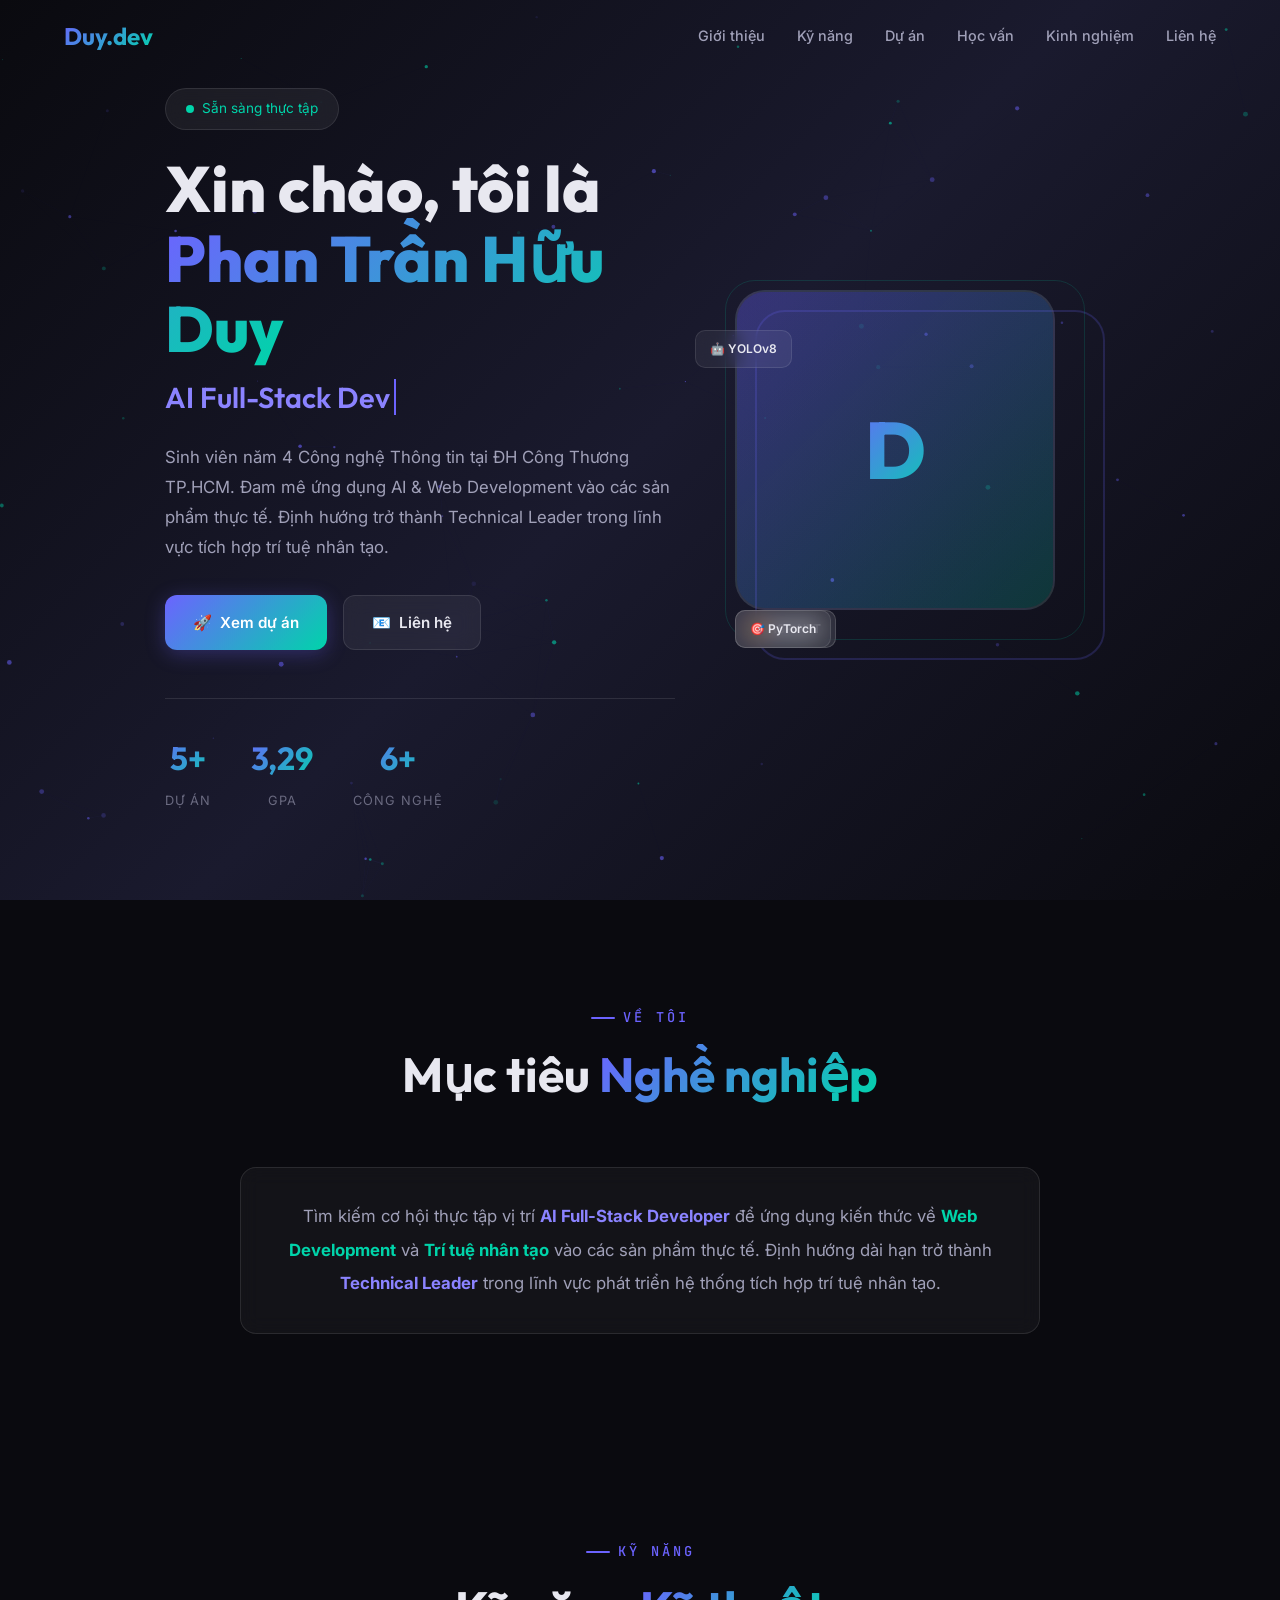
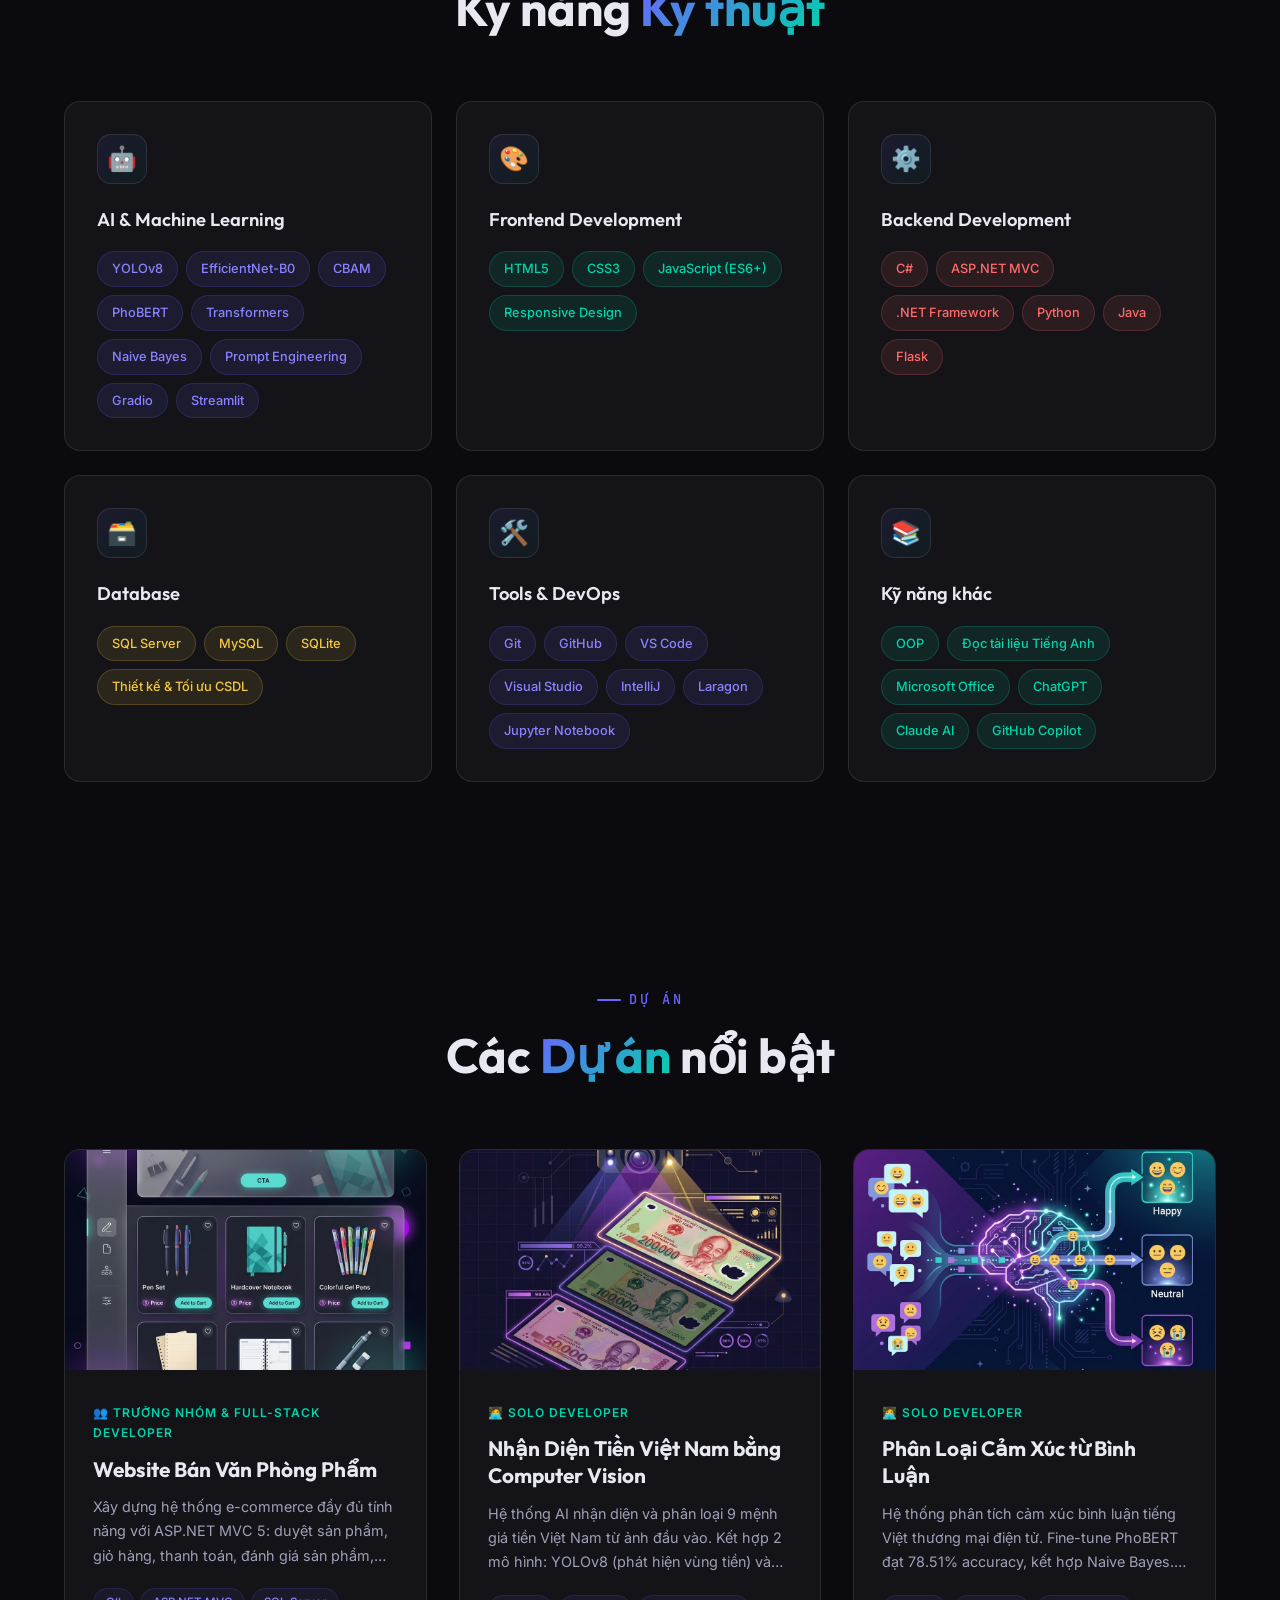
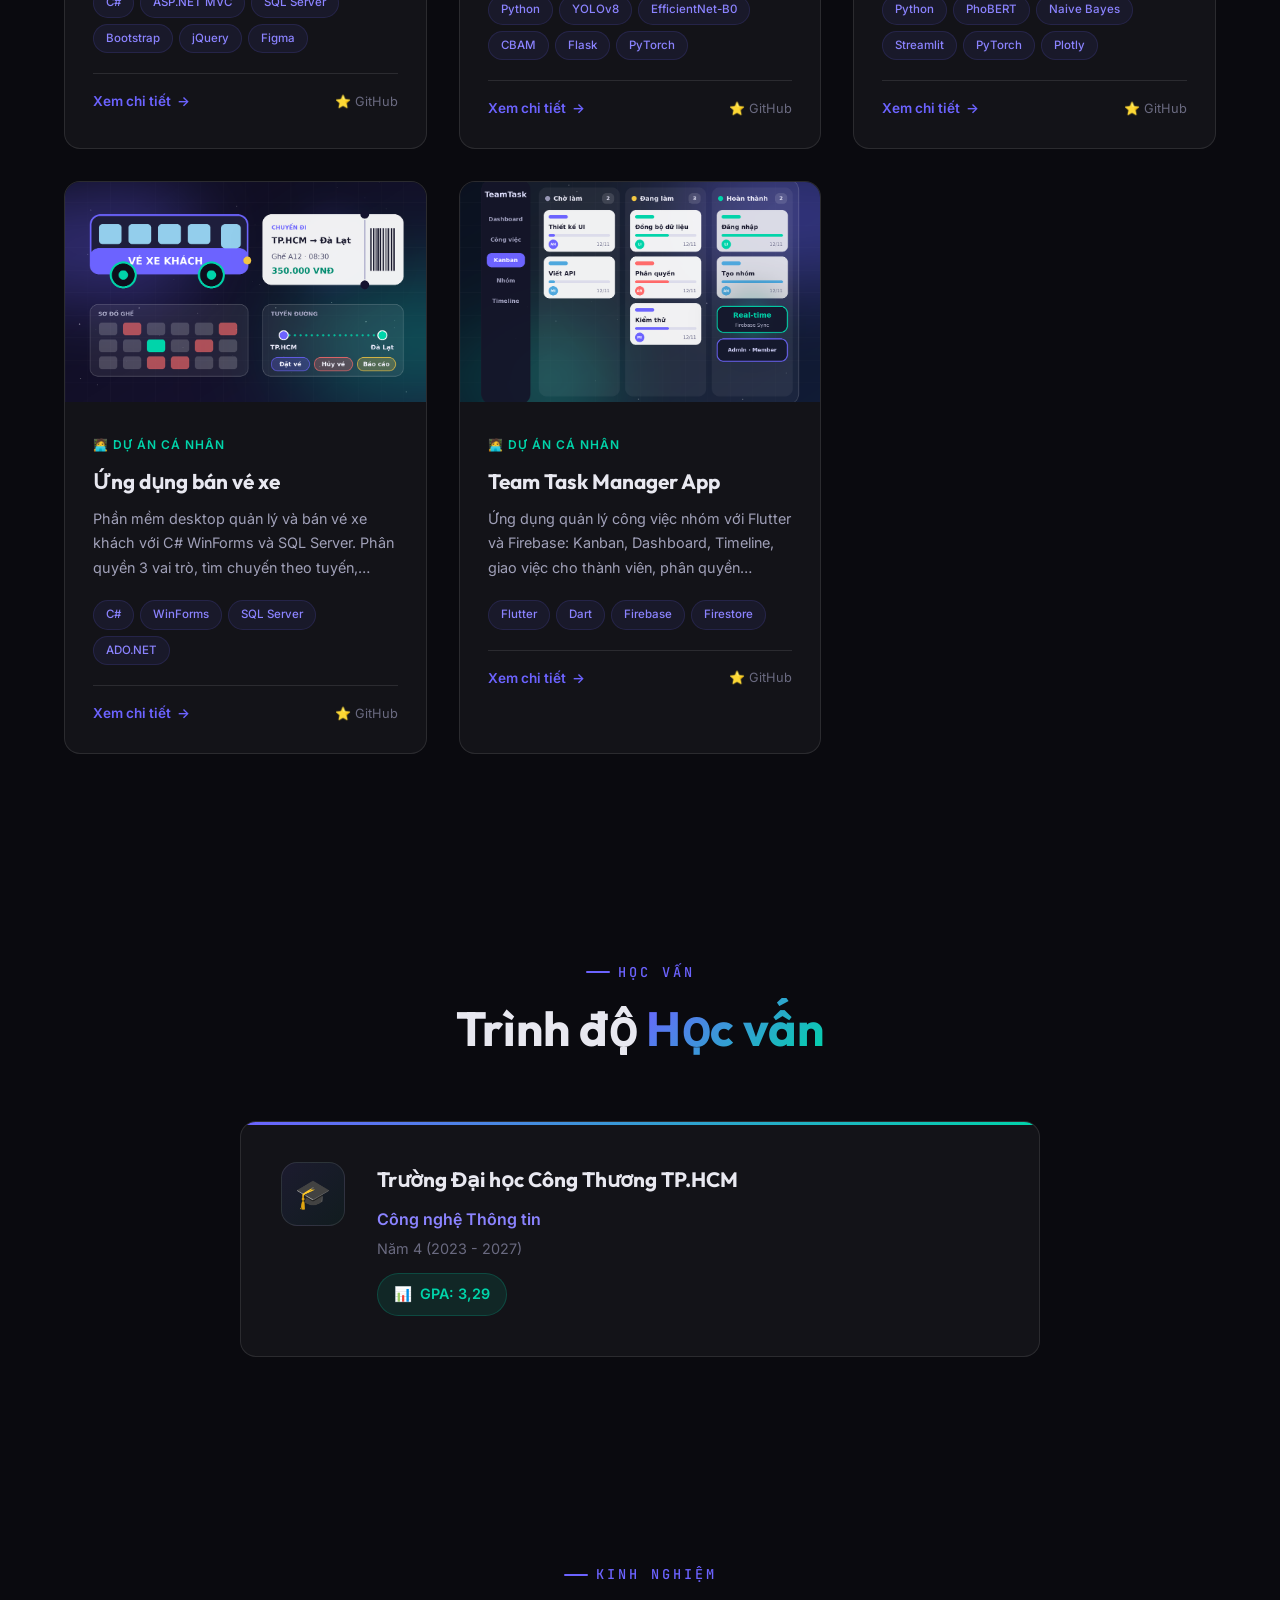
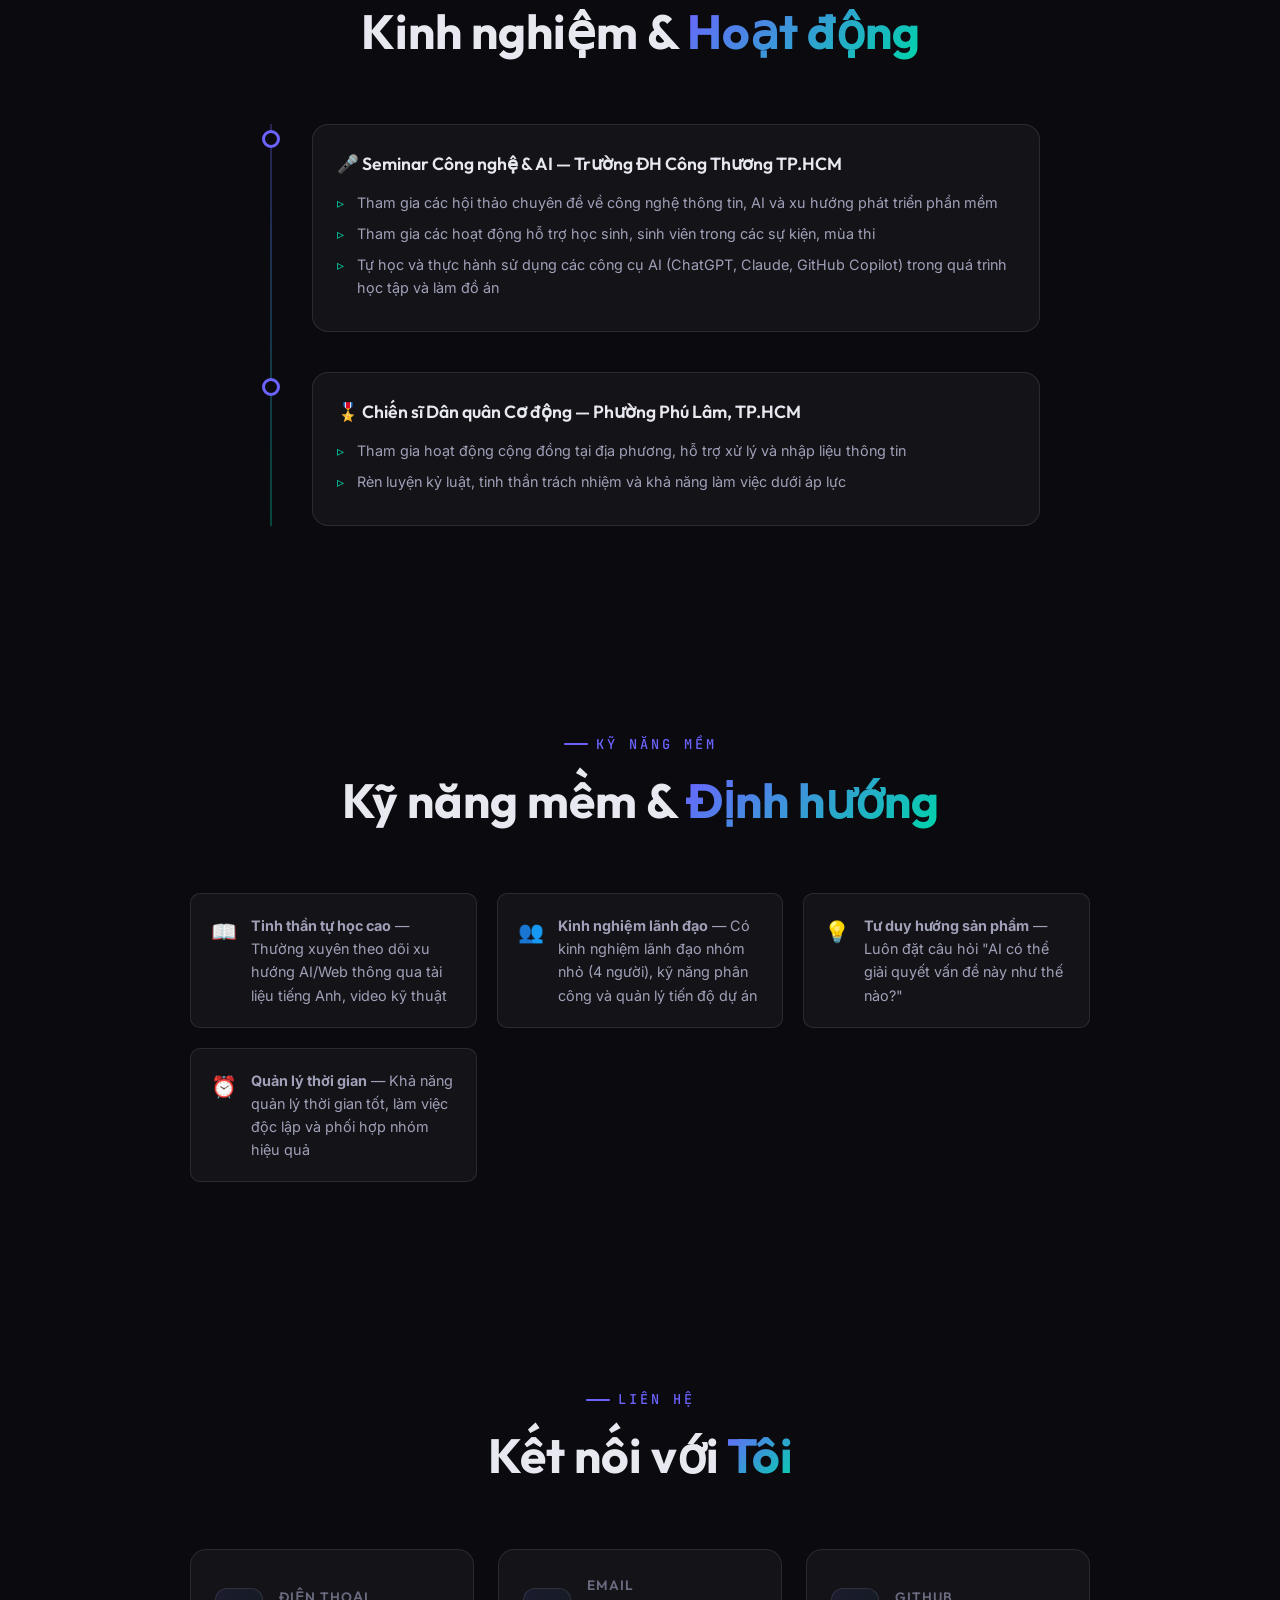
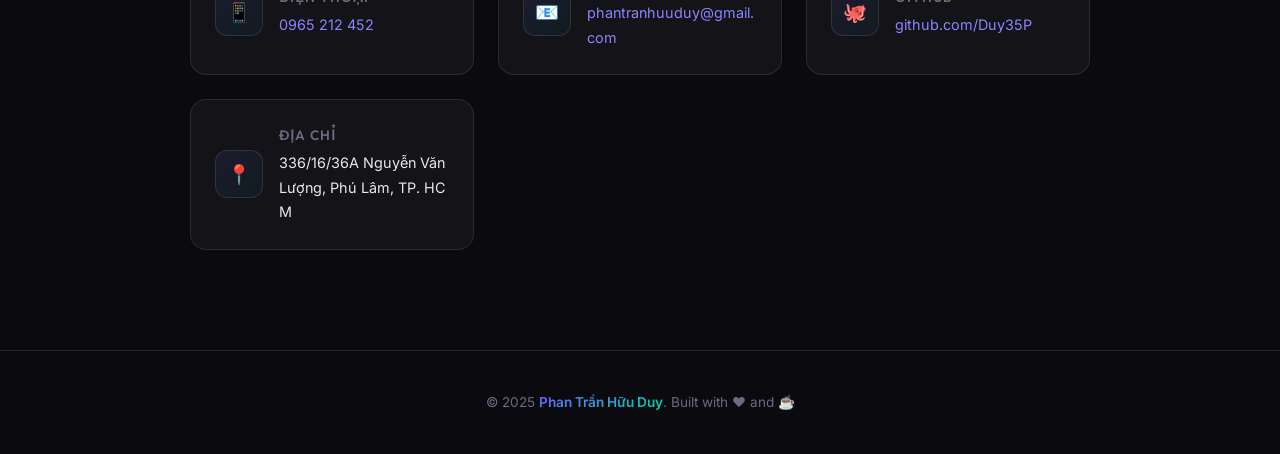
<file: index.html>
<!DOCTYPE html>
<html lang="vi">
<head>
  <meta charset="UTF-8">
  <meta name="viewport" content="width=device-width, initial-scale=1.0">
  <meta name="description" content="Portfolio của Phan Trần Hữu Duy — AI Full-Stack Developer Intern. Chuyên về Computer Vision, NLP và Web Development.">
  <title>Phan Trần Hữu Duy — AI Full-Stack Developer</title>
  <link rel="stylesheet" href="style.css">
  <link rel="icon" href="data:image/svg+xml,<svg xmlns='http://www.w3.org/2000/svg' viewBox='0 0 100 100'><text y='.9em' font-size='90'>🚀</text></svg>">
</head>
<body>

  <!-- ===== NAVIGATION ===== -->
  <nav class="navbar" id="navbar">
    <div class="container">
      <a href="#" class="nav-logo">Duy.dev</a>
      <div class="nav-links" id="navLinks">
        <a href="#about">Giới thiệu</a>
        <a href="#skills">Kỹ năng</a>
        <a href="#projects">Dự án</a>
        <a href="#education">Học vấn</a>
        <a href="#experience">Kinh nghiệm</a>
        <a href="#contact">Liên hệ</a>
      </div>
      <button class="nav-toggle" id="navToggle" aria-label="Toggle navigation">
        <span></span>
        <span></span>
        <span></span>
      </button>
    </div>
  </nav>

  <!-- ===== HERO SECTION ===== -->
  <section class="hero" id="hero">
    <canvas class="hero-canvas" id="hero-canvas"></canvas>
    <div class="container">
      <div class="hero-content">
        <div class="hero-badge">
          <span class="dot"></span>
          Sẵn sàng thực tập
        </div>
        <h1 class="hero-name">
          Xin chào, tôi là<br>
          <span class="gradient-text">Phan Trần Hữu Duy</span>
        </h1>
        <h2 class="hero-title">
          <span class="typed-text">AI Full-Stack Developer</span>
        </h2>
        <p class="hero-description">
          Sinh viên năm 4 Công nghệ Thông tin tại ĐH Công Thương TP.HCM.
          Đam mê ứng dụng AI & Web Development vào các sản phẩm thực tế. 
          Định hướng trở thành Technical Leader trong lĩnh vực tích hợp trí tuệ nhân tạo.
        </p>
        <div class="hero-cta">
          <a href="#projects" class="btn btn-primary">
            <span>🚀</span> Xem dự án
          </a>
          <a href="#contact" class="btn btn-secondary">
            <span>📧</span> Liên hệ
          </a>
        </div>
        <div class="hero-stats">
          <div class="stat-item">
            <div class="stat-number">5+</div>
            <div class="stat-label">Dự án</div>
          </div>
          <div class="stat-item">
            <div class="stat-number">3,29</div>
            <div class="stat-label">GPA</div>
          </div>
          <div class="stat-item">
            <div class="stat-number">6+</div>
            <div class="stat-label">Công nghệ</div>
          </div>
        </div>
      </div>
      <div class="hero-visual">
        <div class="hero-avatar">
          <div class="hero-avatar-placeholder">
            <span class="hero-avatar-initials">D</span>
          </div>
        </div>
        <div class="avatar-decoration"></div>
        <div class="avatar-decoration-2"></div>
        <div class="floating-badge">🤖 YOLOv8</div>
        <div class="floating-badge">🧠 PhoBERT</div>
        <div class="floating-badge">⚡ ASP.NET</div>
        <div class="floating-badge">🎯 PyTorch</div>
      </div>
    </div>
  </section>

  <!-- ===== ABOUT SECTION ===== -->
  <section class="section" id="about">
    <div class="container">
      <div class="section-header reveal">
        <div class="section-label">Về tôi</div>
        <h2 class="section-title">Mục tiêu <span class="highlight">Nghề nghiệp</span></h2>
      </div>
      <div class="glass-card reveal" style="max-width: 800px; margin: 0 auto; text-align: center;">
        <p style="font-size: 1.05rem; color: var(--text-secondary); line-height: 2;">
          Tìm kiếm cơ hội thực tập vị trí <strong style="color: var(--accent-primary-light);">AI Full-Stack Developer</strong> 
          để ứng dụng kiến thức về <strong style="color: var(--accent-secondary);">Web Development</strong> và 
          <strong style="color: var(--accent-secondary);">Trí tuệ nhân tạo</strong> vào các sản phẩm thực tế. 
          Định hướng dài hạn trở thành <strong style="color: var(--accent-primary-light);">Technical Leader</strong> 
          trong lĩnh vực phát triển hệ thống tích hợp trí tuệ nhân tạo.
        </p>
      </div>
    </div>
  </section>

  <!-- ===== SKILLS SECTION ===== -->
  <section class="section" id="skills">
    <div class="container">
      <div class="section-header reveal">
        <div class="section-label">Kỹ năng</div>
        <h2 class="section-title">Kỹ năng <span class="highlight">Kỹ thuật</span></h2>
      </div>
      <div class="skills-grid">
        <!-- AI & Machine Learning -->
        <div class="skill-card reveal reveal-delay-1">
          <div class="skill-card-icon">🤖</div>
          <h3>AI & Machine Learning</h3>
          <div class="skill-tags">
            <span class="skill-tag">YOLOv8</span>
            <span class="skill-tag">EfficientNet-B0</span>
            <span class="skill-tag">CBAM</span>
            <span class="skill-tag">PhoBERT</span>
            <span class="skill-tag">Transformers</span>
            <span class="skill-tag">Naive Bayes</span>
            <span class="skill-tag">Prompt Engineering</span>
            <span class="skill-tag">Gradio</span>
            <span class="skill-tag">Streamlit</span>
          </div>
        </div>

        <!-- Frontend -->
        <div class="skill-card reveal reveal-delay-2">
          <div class="skill-card-icon">🎨</div>
          <h3>Frontend Development</h3>
          <div class="skill-tags">
            <span class="skill-tag green">HTML5</span>
            <span class="skill-tag green">CSS3</span>
            <span class="skill-tag green">JavaScript (ES6+)</span>
            <span class="skill-tag green">Responsive Design</span>
          </div>
        </div>

        <!-- Backend -->
        <div class="skill-card reveal reveal-delay-3">
          <div class="skill-card-icon">⚙️</div>
          <h3>Backend Development</h3>
          <div class="skill-tags">
            <span class="skill-tag coral">C#</span>
            <span class="skill-tag coral">ASP.NET MVC</span>
            <span class="skill-tag coral">.NET Framework</span>
            <span class="skill-tag coral">Python</span>
            <span class="skill-tag coral">Java</span>
            <span class="skill-tag coral">Flask</span>
          </div>
        </div>

        <!-- Database -->
        <div class="skill-card reveal reveal-delay-4">
          <div class="skill-card-icon">🗃️</div>
          <h3>Database</h3>
          <div class="skill-tags">
            <span class="skill-tag gold">SQL Server</span>
            <span class="skill-tag gold">MySQL</span>
            <span class="skill-tag gold">SQLite</span>
            <span class="skill-tag gold">Thiết kế & Tối ưu CSDL</span>
          </div>
        </div>

        <!-- Tools & DevOps -->
        <div class="skill-card reveal reveal-delay-5">
          <div class="skill-card-icon">🛠️</div>
          <h3>Tools & DevOps</h3>
          <div class="skill-tags">
            <span class="skill-tag">Git</span>
            <span class="skill-tag">GitHub</span>
            <span class="skill-tag">VS Code</span>
            <span class="skill-tag">Visual Studio</span>
            <span class="skill-tag">IntelliJ</span>
            <span class="skill-tag">Laragon</span>
            <span class="skill-tag">Jupyter Notebook</span>
          </div>
        </div>

        <!-- Other Skills -->
        <div class="skill-card reveal reveal-delay-5">
          <div class="skill-card-icon">📚</div>
          <h3>Kỹ năng khác</h3>
          <div class="skill-tags">
            <span class="skill-tag green">OOP</span>
            <span class="skill-tag green">Đọc tài liệu Tiếng Anh</span>
            <span class="skill-tag green">Microsoft Office</span>
            <span class="skill-tag green">ChatGPT</span>
            <span class="skill-tag green">Claude AI</span>
            <span class="skill-tag green">GitHub Copilot</span>
          </div>
        </div>
      </div>
    </div>
  </section>

  <!-- ===== PROJECTS SECTION ===== -->
  <section class="section" id="projects">
    <div class="container">
      <div class="section-header reveal">
        <div class="section-label">Dự án</div>
        <h2 class="section-title">Các <span class="highlight">Dự án</span> nổi bật</h2>
      </div>
      <div class="projects-grid">
        
        <!-- Project 1: Website Bán Văn Phòng Phẩm -->
        <div class="project-card reveal reveal-delay-1" data-href="projects/van-phong-pham.html" id="project-vpp">
          <div class="project-card-image">
            <img src="assets/project_ecommerce.png" alt="Website Bán Văn Phòng Phẩm" loading="lazy">
            <div class="project-card-overlay">
              <a href="projects/van-phong-pham.html" class="btn btn-primary">Xem chi tiết →</a>
            </div>
          </div>
          <div class="project-card-body">
            <div class="project-card-role">👥 Trưởng nhóm & Full-Stack Developer</div>
            <h3>Website Bán Văn Phòng Phẩm</h3>
            <p>
              Xây dựng hệ thống e-commerce đầy đủ tính năng với ASP.NET MVC 5: duyệt sản phẩm, 
              giỏ hàng, thanh toán, đánh giá sản phẩm, quản trị admin với báo cáo doanh thu. 
              Làm việc nhóm 4 người, đảm nhận vai trò Team Lead.
            </p>
            <div class="project-card-tech">
              <span class="tech-badge">C#</span>
              <span class="tech-badge">ASP.NET MVC</span>
              <span class="tech-badge">SQL Server</span>
              <span class="tech-badge">Bootstrap</span>
              <span class="tech-badge">jQuery</span>
              <span class="tech-badge">Figma</span>
            </div>
            <div class="project-card-footer">
              <a href="projects/van-phong-pham.html" class="project-card-link">
                Xem chi tiết <span>→</span>
              </a>
              <a href="https://github.com/Duy35P/Giao-dien-web-ban-van-phong-pham" target="_blank" class="project-card-github">
                ⭐ GitHub
              </a>
            </div>
          </div>
        </div>

        <!-- Project 2: Nhận Diện Tiền Việt Nam -->
        <div class="project-card reveal reveal-delay-2" data-href="projects/nhan-dien-tien.html" id="project-tien">
          <div class="project-card-image">
            <img src="assets/project_currency.png" alt="Nhận Diện Tiền Việt Nam" loading="lazy">
            <div class="project-card-overlay">
              <a href="projects/nhan-dien-tien.html" class="btn btn-primary">Xem chi tiết →</a>
            </div>
          </div>
          <div class="project-card-body">
            <div class="project-card-role">🧑‍💻 Solo Developer</div>
            <h3>Nhận Diện Tiền Việt Nam bằng Computer Vision</h3>
            <p>
              Hệ thống AI nhận diện và phân loại 9 mệnh giá tiền Việt Nam từ ảnh đầu vào. 
              Kết hợp 2 mô hình: YOLOv8 (phát hiện vùng tiền) và EfficientNet-B0 + CBAM (phân loại mệnh giá) 
              với weighted fusion để đạt độ chính xác cao.
            </p>
            <div class="project-card-tech">
              <span class="tech-badge">Python</span>
              <span class="tech-badge">YOLOv8</span>
              <span class="tech-badge">EfficientNet-B0</span>
              <span class="tech-badge">CBAM</span>
              <span class="tech-badge">Flask</span>
              <span class="tech-badge">PyTorch</span>
            </div>
            <div class="project-card-footer">
              <a href="projects/nhan-dien-tien.html" class="project-card-link">
                Xem chi tiết <span>→</span>
              </a>
              <a href="https://github.com/Duy35P/NhanDienTienVN" target="_blank" class="project-card-github">
                ⭐ GitHub
              </a>
            </div>
          </div>
        </div>

        <!-- Project 3: Phân Loại Cảm Xúc -->
        <div class="project-card reveal reveal-delay-3" data-href="projects/cam-xuc.html" id="project-camxuc">
          <div class="project-card-image">
            <img src="assets/project_sentiment.png" alt="Phân Loại Cảm Xúc từ Bình Luận" loading="lazy">
            <div class="project-card-overlay">
              <a href="projects/cam-xuc.html" class="btn btn-primary">Xem chi tiết →</a>
            </div>
          </div>
          <div class="project-card-body">
            <div class="project-card-role">🧑‍💻 Solo Developer</div>
            <h3>Phân Loại Cảm Xúc từ Bình Luận</h3>
            <p>
              Hệ thống phân tích cảm xúc bình luận tiếng Việt thương mại điện tử. 
              Fine-tune PhoBERT đạt 78.51% accuracy, kết hợp Naive Bayes. 
              Hỗ trợ phân tích đơn lẻ, batch upload CSV/Excel, crawl Shopee, dashboard trực quan.
            </p>
            <div class="project-card-tech">
              <span class="tech-badge">Python</span>
              <span class="tech-badge">PhoBERT</span>
              <span class="tech-badge">Naive Bayes</span>
              <span class="tech-badge">Streamlit</span>
              <span class="tech-badge">PyTorch</span>
              <span class="tech-badge">Plotly</span>
            </div>
            <div class="project-card-footer">
              <a href="projects/cam-xuc.html" class="project-card-link">
                Xem chi tiết <span>→</span>
              </a>
              <a href="https://github.com/Duy35P/Phan-loai-cam-xuc-tu-binh-luan" target="_blank" class="project-card-github">
                ⭐ GitHub
              </a>
            </div>
          </div>
        </div>

        <!-- Project 4: Ứng dụng bán vé xe -->
        <div class="project-card reveal reveal-delay-4" data-href="projects/ban-ve-xe.html" id="project-banvexe">
          <div class="project-card-image">
            <img src="assets/project_busticket.png" alt="Ứng dụng bán vé xe" loading="lazy">
            <div class="project-card-overlay">
              <a href="projects/ban-ve-xe.html" class="btn btn-primary">Xem chi tiết →</a>
            </div>
          </div>
          <div class="project-card-body">
            <div class="project-card-role">🧑‍💻 Dự án cá nhân</div>
            <h3>Ứng dụng bán vé xe</h3>
            <p>
              Phần mềm desktop quản lý và bán vé xe khách với C# WinForms và SQL Server.
              Phân quyền 3 vai trò, tìm chuyến theo tuyến, đặt/hủy vé, quản lý xe, chuyến đi,
              khách hàng, nhân viên và báo cáo thống kê.
            </p>
            <div class="project-card-tech">
              <span class="tech-badge">C#</span>
              <span class="tech-badge">WinForms</span>
              <span class="tech-badge">SQL Server</span>
              <span class="tech-badge">ADO.NET</span>
            </div>
            <div class="project-card-footer">
              <a href="projects/ban-ve-xe.html" class="project-card-link">
                Xem chi tiết <span>→</span>
              </a>
              <a href="https://github.com/Duy35P/Ung-dung-ban-ve-xe" target="_blank" class="project-card-github">
                ⭐ GitHub
              </a>
            </div>
          </div>
        </div>

        <!-- Project 5: Team Task Manager App -->
        <div class="project-card reveal reveal-delay-5" data-href="projects/team-task-manager.html" id="project-taskmanager">
          <div class="project-card-image">
            <img src="assets/project_taskmanager.png" alt="Team Task Manager App" loading="lazy">
            <div class="project-card-overlay">
              <a href="projects/team-task-manager.html" class="btn btn-primary">Xem chi tiết →</a>
            </div>
          </div>
          <div class="project-card-body">
            <div class="project-card-role">🧑‍💻 Dự án cá nhân</div>
            <h3>Team Task Manager App</h3>
            <p>
              Ứng dụng quản lý công việc nhóm với Flutter và Firebase: Kanban, Dashboard, Timeline,
              giao việc cho thành viên, phân quyền Admin/Member và đồng bộ dữ liệu real-time.
            </p>
            <div class="project-card-tech">
              <span class="tech-badge">Flutter</span>
              <span class="tech-badge">Dart</span>
              <span class="tech-badge">Firebase</span>
              <span class="tech-badge">Firestore</span>
            </div>
            <div class="project-card-footer">
              <a href="projects/team-task-manager.html" class="project-card-link">
                Xem chi tiết <span>→</span>
              </a>
              <a href="https://github.com/Duy35P/team_task_manager_app" target="_blank" class="project-card-github">
                ⭐ GitHub
              </a>
            </div>
          </div>
        </div>

      </div>
    </div>
  </section>

  <!-- ===== EDUCATION SECTION ===== -->
  <section class="section" id="education">
    <div class="container">
      <div class="section-header reveal">
        <div class="section-label">Học vấn</div>
        <h2 class="section-title">Trình độ <span class="highlight">Học vấn</span></h2>
      </div>
      <div class="education-card reveal">
        <div class="edu-icon">🎓</div>
        <div class="edu-info">
          <h3>Trường Đại học Công Thương TP.HCM</h3>
          <p class="edu-major">Công nghệ Thông tin</p>
          <p class="edu-year">Năm 4 (2023 - 2027)</p>
          <div class="edu-gpa">
            <span>📊</span> GPA: 3,29
          </div>
        </div>
      </div>
    </div>
  </section>

  <!-- ===== EXPERIENCE SECTION ===== -->
  <section class="section" id="experience">
    <div class="container">
      <div class="section-header reveal">
        <div class="section-label">Kinh nghiệm</div>
        <h2 class="section-title">Kinh nghiệm & <span class="highlight">Hoạt động</span></h2>
      </div>
      <div class="timeline">
        <div class="timeline-item reveal">
          <div class="timeline-dot"></div>
          <div class="timeline-content">
            <h3>🎤 Seminar Công nghệ & AI — Trường ĐH Công Thương TP.HCM</h3>
            <ul>
              <li>Tham gia các hội thảo chuyên đề về công nghệ thông tin, AI và xu hướng phát triển phần mềm</li>
              <li>Tham gia các hoạt động hỗ trợ học sinh, sinh viên trong các sự kiện, mùa thi</li>
              <li>Tự học và thực hành sử dụng các công cụ AI (ChatGPT, Claude, GitHub Copilot) trong quá trình học tập và làm đồ án</li>
            </ul>
          </div>
        </div>
        <div class="timeline-item reveal">
          <div class="timeline-dot"></div>
          <div class="timeline-content">
            <h3>🎖️ Chiến sĩ Dân quân Cơ động — Phường Phú Lâm, TP.HCM</h3>
            <ul>
              <li>Tham gia hoạt động cộng đồng tại địa phương, hỗ trợ xử lý và nhập liệu thông tin</li>
              <li>Rèn luyện kỷ luật, tinh thần trách nhiệm và khả năng làm việc dưới áp lực</li>
            </ul>
          </div>
        </div>
      </div>
    </div>
  </section>

  <!-- ===== SOFT SKILLS SECTION ===== -->
  <section class="section" id="softskills">
    <div class="container">
      <div class="section-header reveal">
        <div class="section-label">Kỹ năng mềm</div>
        <h2 class="section-title">Kỹ năng mềm & <span class="highlight">Định hướng</span></h2>
      </div>
      <div class="soft-skills-grid">
        <div class="soft-skill-item reveal reveal-delay-1">
          <div class="icon">📖</div>
          <p><strong>Tinh thần tự học cao</strong> — Thường xuyên theo dõi xu hướng AI/Web thông qua tài liệu tiếng Anh, video kỹ thuật</p>
        </div>
        <div class="soft-skill-item reveal reveal-delay-2">
          <div class="icon">👥</div>
          <p><strong>Kinh nghiệm lãnh đạo</strong> — Có kinh nghiệm lãnh đạo nhóm nhỏ (4 người), kỹ năng phân công và quản lý tiến độ dự án</p>
        </div>
        <div class="soft-skill-item reveal reveal-delay-3">
          <div class="icon">💡</div>
          <p><strong>Tư duy hướng sản phẩm</strong> — Luôn đặt câu hỏi "AI có thể giải quyết vấn đề này như thế nào?"</p>
        </div>
        <div class="soft-skill-item reveal reveal-delay-4">
          <div class="icon">⏰</div>
          <p><strong>Quản lý thời gian</strong> — Khả năng quản lý thời gian tốt, làm việc độc lập và phối hợp nhóm hiệu quả</p>
        </div>
      </div>
    </div>
  </section>

  <!-- ===== CONTACT SECTION ===== -->
  <section class="section" id="contact">
    <div class="container">
      <div class="section-header reveal">
        <div class="section-label">Liên hệ</div>
        <h2 class="section-title">Kết nối với <span class="highlight">Tôi</span></h2>
      </div>
      <div class="contact-grid">
        <div class="contact-card reveal reveal-delay-1">
          <div class="contact-icon">📱</div>
          <div class="contact-info">
            <h4>Điện thoại</h4>
            <p><a href="tel:0965212452">0965 212 452</a></p>
          </div>
        </div>
        <div class="contact-card reveal reveal-delay-2">
          <div class="contact-icon">📧</div>
          <div class="contact-info">
            <h4>Email</h4>
            <p><a href="mailto:phantranhuuduy@gmail.com">phantranhuuduy@gmail.com</a></p>
          </div>
        </div>
        <div class="contact-card reveal reveal-delay-3">
          <div class="contact-icon">🐙</div>
          <div class="contact-info">
            <h4>GitHub</h4>
            <p><a href="https://github.com/Duy35P" target="_blank">github.com/Duy35P</a></p>
          </div>
        </div>
        <div class="contact-card reveal reveal-delay-4">
          <div class="contact-icon">📍</div>
          <div class="contact-info">
            <h4>Địa chỉ</h4>
            <p>336/16/36A Nguyễn Văn Lượng, Phú Lâm, TP. HCM</p>
          </div>
        </div>
      </div>
    </div>
  </section>

  <!-- ===== FOOTER ===== -->
  <footer class="footer">
    <div class="container">
      <p>© 2025 <span class="gradient-text">Phan Trần Hữu Duy</span>. Built with ❤️ and ☕</p>
    </div>
  </footer>

  <!-- Back to Top -->
  <button class="back-to-top" id="backToTop" aria-label="Back to top">↑</button>

  <script src="script.js"></script>
</body>
</html>
</file>
<file: style.css>
/* ============================================
   DESIGN SYSTEM — Phan Trần Hữu Duy Portfolio
   ============================================ */

/* --- Google Fonts --- */
@import url('https://fonts.googleapis.com/css2?family=Inter:wght@300;400;500;600;700&family=Outfit:wght@400;500;600;700;800&family=JetBrains+Mono:wght@400;500&display=swap');

/* --- CSS Variables --- */
:root {
  /* Colors */
  --bg-primary: #0a0a0f;
  --bg-secondary: #12121a;
  --bg-card: rgba(255, 255, 255, 0.04);
  --bg-card-hover: rgba(255, 255, 255, 0.08);
  --bg-glass: rgba(255, 255, 255, 0.06);
  --border-glass: rgba(255, 255, 255, 0.1);
  --border-glass-hover: rgba(255, 255, 255, 0.2);

  --accent-primary: #6c63ff;
  --accent-primary-light: #8b83ff;
  --accent-secondary: #00d4aa;
  --accent-tertiary: #ff6b6b;
  --accent-gold: #f5c842;
  --accent-blue: #4ea8de;

  --text-primary: #e8e8f0;
  --text-secondary: #a0a0b8;
  --text-muted: #6a6a80;

  --gradient-primary: linear-gradient(135deg, #6c63ff 0%, #00d4aa 100%);
  --gradient-hero: linear-gradient(135deg, #0a0a0f 0%, #1a1a2e 50%, #0a0a0f 100%);
  --gradient-card: linear-gradient(135deg, rgba(108, 99, 255, 0.1) 0%, rgba(0, 212, 170, 0.05) 100%);
  --gradient-accent: linear-gradient(135deg, #6c63ff, #00d4aa);

  /* Typography */
  --font-heading: 'Outfit', sans-serif;
  --font-body: 'Inter', sans-serif;
  --font-mono: 'JetBrains Mono', monospace;

  /* Spacing */
  --section-padding: 100px 0;
  --container-width: 1200px;
  --border-radius: 16px;
  --border-radius-sm: 10px;
  --border-radius-xs: 6px;

  /* Transitions */
  --transition-fast: 0.2s ease;
  --transition-base: 0.3s ease;
  --transition-slow: 0.5s ease;
  --transition-bounce: 0.4s cubic-bezier(0.175, 0.885, 0.32, 1.275);
}

/* --- Reset & Base --- */
*, *::before, *::after {
  margin: 0;
  padding: 0;
  box-sizing: border-box;
}

html {
  scroll-behavior: smooth;
  font-size: 16px;
}

body {
  font-family: var(--font-body);
  background: var(--bg-primary);
  color: var(--text-primary);
  line-height: 1.7;
  overflow-x: hidden;
  -webkit-font-smoothing: antialiased;
  -moz-osx-font-smoothing: grayscale;
}

a {
  text-decoration: none;
  color: inherit;
  transition: color var(--transition-fast);
}

ul, ol { list-style: none; }

img {
  max-width: 100%;
  display: block;
}

/* --- Container --- */
.container {
  max-width: var(--container-width);
  margin: 0 auto;
  padding: 0 24px;
}

/* --- Section --- */
.section {
  padding: var(--section-padding);
  position: relative;
}

.section-header {
  text-align: center;
  margin-bottom: 64px;
}

.section-label {
  display: inline-flex;
  align-items: center;
  gap: 8px;
  font-family: var(--font-mono);
  font-size: 0.85rem;
  color: var(--accent-primary);
  text-transform: uppercase;
  letter-spacing: 3px;
  margin-bottom: 16px;
  font-weight: 500;
}

.section-label::before {
  content: '';
  width: 24px;
  height: 2px;
  background: var(--accent-primary);
  border-radius: 1px;
}

.section-title {
  font-family: var(--font-heading);
  font-size: clamp(2rem, 4vw, 3rem);
  font-weight: 700;
  color: var(--text-primary);
  line-height: 1.2;
}

.section-title .highlight {
  background: var(--gradient-primary);
  -webkit-background-clip: text;
  -webkit-text-fill-color: transparent;
  background-clip: text;
}

/* --- Navigation --- */
.navbar {
  position: fixed;
  top: 0;
  left: 0;
  right: 0;
  z-index: 1000;
  padding: 16px 0;
  transition: all var(--transition-base);
}

.navbar.scrolled {
  background: rgba(10, 10, 15, 0.9);
  backdrop-filter: blur(20px);
  -webkit-backdrop-filter: blur(20px);
  border-bottom: 1px solid var(--border-glass);
  padding: 12px 0;
}

.navbar .container {
  display: flex;
  align-items: center;
  justify-content: space-between;
}

.nav-logo {
  font-family: var(--font-heading);
  font-size: 1.5rem;
  font-weight: 700;
  background: var(--gradient-primary);
  -webkit-background-clip: text;
  -webkit-text-fill-color: transparent;
  background-clip: text;
}

.nav-links {
  display: flex;
  align-items: center;
  gap: 32px;
}

.nav-links a {
  font-size: 0.9rem;
  font-weight: 500;
  color: var(--text-secondary);
  transition: color var(--transition-fast);
  position: relative;
}

.nav-links a::after {
  content: '';
  position: absolute;
  bottom: -4px;
  left: 0;
  width: 0;
  height: 2px;
  background: var(--gradient-primary);
  border-radius: 1px;
  transition: width var(--transition-base);
}

.nav-links a:hover,
.nav-links a.active {
  color: var(--text-primary);
}

.nav-links a:hover::after,
.nav-links a.active::after {
  width: 100%;
}

.nav-toggle {
  display: none;
  flex-direction: column;
  gap: 5px;
  cursor: pointer;
  padding: 4px;
  background: none;
  border: none;
}

.nav-toggle span {
  width: 24px;
  height: 2px;
  background: var(--text-primary);
  border-radius: 2px;
  transition: all var(--transition-base);
}

.nav-toggle.active span:nth-child(1) {
  transform: rotate(45deg) translate(5px, 5px);
}

.nav-toggle.active span:nth-child(2) {
  opacity: 0;
}

.nav-toggle.active span:nth-child(3) {
  transform: rotate(-45deg) translate(5px, -5px);
}

/* --- Hero Section --- */
.hero {
  min-height: 100vh;
  display: flex;
  align-items: center;
  position: relative;
  overflow: hidden;
  background: var(--gradient-hero);
}

.hero-canvas {
  position: absolute;
  top: 0;
  left: 0;
  width: 100%;
  height: 100%;
  z-index: 0;
}

.hero .container {
  position: relative;
  z-index: 1;
  display: flex;
  align-items: center;
  justify-content: space-between;
  gap: 60px;
}

.hero-content {
  flex: 1;
  max-width: 640px;
}

.hero-badge {
  display: inline-flex;
  align-items: center;
  gap: 8px;
  background: var(--bg-glass);
  border: 1px solid var(--border-glass);
  border-radius: 50px;
  padding: 8px 20px;
  font-size: 0.85rem;
  color: var(--accent-secondary);
  margin-bottom: 24px;
  backdrop-filter: blur(10px);
}

.hero-badge .dot {
  width: 8px;
  height: 8px;
  background: var(--accent-secondary);
  border-radius: 50%;
  animation: pulse-dot 2s ease-in-out infinite;
}

@keyframes pulse-dot {
  0%, 100% { opacity: 1; transform: scale(1); }
  50% { opacity: 0.5; transform: scale(0.8); }
}

.hero-name {
  font-family: var(--font-heading);
  font-size: clamp(2.5rem, 5vw, 4rem);
  font-weight: 800;
  line-height: 1.1;
  margin-bottom: 8px;
}

.hero-name .gradient-text {
  background: var(--gradient-primary);
  -webkit-background-clip: text;
  -webkit-text-fill-color: transparent;
  background-clip: text;
}

.hero-title {
  font-family: var(--font-heading);
  font-size: clamp(1.2rem, 2.5vw, 1.8rem);
  font-weight: 600;
  color: var(--text-secondary);
  margin-bottom: 20px;
}

.hero-title .typed-text {
  color: var(--accent-primary-light);
  border-right: 2px solid var(--accent-primary);
  padding-right: 4px;
  animation: blink-cursor 0.8s ease-in-out infinite;
}

@keyframes blink-cursor {
  0%, 100% { border-color: var(--accent-primary); }
  50% { border-color: transparent; }
}

.hero-description {
  font-size: 1.05rem;
  color: var(--text-secondary);
  line-height: 1.8;
  margin-bottom: 32px;
  max-width: 520px;
}

.hero-cta {
  display: flex;
  gap: 16px;
  flex-wrap: wrap;
}

.hero-stats {
  display: flex;
  gap: 40px;
  margin-top: 48px;
  padding-top: 32px;
  border-top: 1px solid var(--border-glass);
}

.stat-item {
  text-align: center;
}

.stat-number {
  font-family: var(--font-heading);
  font-size: 2rem;
  font-weight: 700;
  background: var(--gradient-primary);
  -webkit-background-clip: text;
  -webkit-text-fill-color: transparent;
  background-clip: text;
}

.stat-label {
  font-size: 0.8rem;
  color: var(--text-muted);
  text-transform: uppercase;
  letter-spacing: 1px;
  margin-top: 4px;
}

.hero-visual {
  flex: 0 0 380px;
  position: relative;
}

.hero-avatar {
  width: 320px;
  height: 320px;
  border-radius: 30px;
  overflow: hidden;
  position: relative;
  border: 2px solid var(--border-glass);
  background: var(--gradient-card);
  display: flex;
  align-items: center;
  justify-content: center;
}

.hero-avatar img {
  width: 100%;
  height: 100%;
  object-fit: cover;
}

.hero-avatar-placeholder {
  width: 100%;
  height: 100%;
  display: flex;
  flex-direction: column;
  align-items: center;
  justify-content: center;
  background: var(--gradient-card);
  font-size: 6rem;
  position: relative;
  overflow: hidden;
}

.hero-avatar-placeholder::before {
  content: '';
  position: absolute;
  inset: 0;
  background: linear-gradient(135deg, rgba(108,99,255,0.2), rgba(0,212,170,0.1));
}

.hero-avatar-initials {
  font-family: var(--font-heading);
  font-size: 5rem;
  font-weight: 800;
  background: var(--gradient-primary);
  -webkit-background-clip: text;
  -webkit-text-fill-color: transparent;
  background-clip: text;
  position: relative;
  z-index: 1;
}

.avatar-decoration {
  position: absolute;
  width: 350px;
  height: 350px;
  border: 2px solid rgba(108, 99, 255, 0.2);
  border-radius: 30px;
  top: 20px;
  left: 20px;
  animation: float-slow 6s ease-in-out infinite;
}

.avatar-decoration-2 {
  position: absolute;
  width: 360px;
  height: 360px;
  border: 1px solid rgba(0, 212, 170, 0.15);
  border-radius: 30px;
  top: -10px;
  left: -10px;
  animation: float-slow 8s ease-in-out infinite reverse;
}

@keyframes float-slow {
  0%, 100% { transform: translate(0, 0) rotate(0deg); }
  50% { transform: translate(-10px, -15px) rotate(2deg); }
}

/* Floating tech badges around avatar */
.floating-badge {
  position: absolute;
  background: var(--bg-glass);
  border: 1px solid var(--border-glass);
  backdrop-filter: blur(10px);
  border-radius: var(--border-radius-sm);
  padding: 8px 14px;
  font-size: 0.75rem;
  font-weight: 600;
  color: var(--text-primary);
  white-space: nowrap;
  animation: float-badge 4s ease-in-out infinite;
  z-index: 2;
}

.floating-badge:nth-child(1) { top: -10px; right: -30px; animation-delay: 0s; }
.floating-badge:nth-child(2) { bottom: 30px; right: -50px; animation-delay: 1s; }
.floating-badge:nth-child(3) { bottom: -10px; left: -20px; animation-delay: 2s; }
.floating-badge:nth-child(4) { top: 40px; left: -40px; animation-delay: 0.5s; }

@keyframes float-badge {
  0%, 100% { transform: translateY(0); }
  50% { transform: translateY(-8px); }
}

/* --- Buttons --- */
.btn {
  display: inline-flex;
  align-items: center;
  gap: 8px;
  padding: 14px 28px;
  font-family: var(--font-body);
  font-size: 0.95rem;
  font-weight: 600;
  border-radius: 12px;
  cursor: pointer;
  transition: all var(--transition-base);
  border: none;
  text-decoration: none;
}

.btn-primary {
  background: var(--gradient-primary);
  color: #fff;
  box-shadow: 0 4px 20px rgba(108, 99, 255, 0.3);
}

.btn-primary:hover {
  transform: translateY(-2px);
  box-shadow: 0 8px 30px rgba(108, 99, 255, 0.5);
}

.btn-secondary {
  background: var(--bg-glass);
  color: var(--text-primary);
  border: 1px solid var(--border-glass);
  backdrop-filter: blur(10px);
}

.btn-secondary:hover {
  background: var(--bg-card-hover);
  border-color: var(--border-glass-hover);
  transform: translateY(-2px);
}

.btn-back {
  display: inline-flex;
  align-items: center;
  gap: 8px;
  color: var(--text-secondary);
  font-weight: 500;
  padding: 10px 0;
  transition: all var(--transition-base);
}

.btn-back:hover {
  color: var(--accent-primary);
  transform: translateX(-4px);
}

/* --- Glass Card --- */
.glass-card {
  background: var(--bg-card);
  border: 1px solid var(--border-glass);
  border-radius: var(--border-radius);
  padding: 32px;
  backdrop-filter: blur(10px);
  -webkit-backdrop-filter: blur(10px);
  transition: all var(--transition-base);
}

.glass-card:hover {
  background: var(--bg-card-hover);
  border-color: var(--border-glass-hover);
  transform: translateY(-4px);
  box-shadow: 0 20px 60px rgba(0, 0, 0, 0.3);
}

/* --- Skills Section --- */
.skills-grid {
  display: grid;
  grid-template-columns: repeat(auto-fit, minmax(280px, 1fr));
  gap: 24px;
}

.skill-card {
  background: var(--bg-card);
  border: 1px solid var(--border-glass);
  border-radius: var(--border-radius);
  padding: 32px;
  transition: all var(--transition-base);
  position: relative;
  overflow: hidden;
}

.skill-card::before {
  content: '';
  position: absolute;
  top: 0;
  left: 0;
  right: 0;
  height: 3px;
  background: var(--gradient-primary);
  opacity: 0;
  transition: opacity var(--transition-base);
}

.skill-card:hover {
  background: var(--bg-card-hover);
  border-color: var(--border-glass-hover);
  transform: translateY(-4px);
  box-shadow: 0 20px 60px rgba(0, 0, 0, 0.3);
}

.skill-card:hover::before {
  opacity: 1;
}

.skill-card-icon {
  width: 50px;
  height: 50px;
  border-radius: 14px;
  display: flex;
  align-items: center;
  justify-content: center;
  font-size: 1.5rem;
  margin-bottom: 20px;
  background: var(--gradient-card);
  border: 1px solid var(--border-glass);
}

.skill-card h3 {
  font-family: var(--font-heading);
  font-size: 1.15rem;
  font-weight: 600;
  margin-bottom: 16px;
  color: var(--text-primary);
}

.skill-tags {
  display: flex;
  flex-wrap: wrap;
  gap: 8px;
}

.skill-tag {
  display: inline-block;
  padding: 6px 14px;
  background: rgba(108, 99, 255, 0.1);
  border: 1px solid rgba(108, 99, 255, 0.2);
  border-radius: 50px;
  font-size: 0.8rem;
  font-weight: 500;
  color: var(--accent-primary-light);
  transition: all var(--transition-fast);
}

.skill-tag:hover {
  background: rgba(108, 99, 255, 0.2);
  border-color: rgba(108, 99, 255, 0.4);
  transform: scale(1.05);
}

.skill-tag.green {
  background: rgba(0, 212, 170, 0.1);
  border-color: rgba(0, 212, 170, 0.2);
  color: var(--accent-secondary);
}

.skill-tag.green:hover {
  background: rgba(0, 212, 170, 0.2);
  border-color: rgba(0, 212, 170, 0.4);
}

.skill-tag.gold {
  background: rgba(245, 200, 66, 0.1);
  border-color: rgba(245, 200, 66, 0.2);
  color: var(--accent-gold);
}

.skill-tag.gold:hover {
  background: rgba(245, 200, 66, 0.2);
  border-color: rgba(245, 200, 66, 0.4);
}

.skill-tag.coral {
  background: rgba(255, 107, 107, 0.1);
  border-color: rgba(255, 107, 107, 0.2);
  color: var(--accent-tertiary);
}

.skill-tag.coral:hover {
  background: rgba(255, 107, 107, 0.2);
  border-color: rgba(255, 107, 107, 0.4);
}

/* --- Projects Section --- */
.projects-grid {
  display: grid;
  grid-template-columns: repeat(auto-fit, minmax(280px, 1fr));
  gap: 32px;
}

.project-card {
  background: var(--bg-card);
  border: 1px solid var(--border-glass);
  border-radius: var(--border-radius);
  overflow: hidden;
  transition: all var(--transition-base);
  position: relative;
  cursor: pointer;
}

.project-card:hover {
  border-color: var(--border-glass-hover);
  transform: translateY(-8px);
  box-shadow: 0 30px 80px rgba(0, 0, 0, 0.4);
}

.project-card-image {
  width: 100%;
  height: 220px;
  overflow: hidden;
  position: relative;
}

.project-card-image img {
  width: 100%;
  height: 100%;
  object-fit: cover;
  transition: transform var(--transition-slow);
}

.project-card:hover .project-card-image img {
  transform: scale(1.08);
}

.project-card-overlay {
  position: absolute;
  inset: 0;
  background: linear-gradient(to top, rgba(10, 10, 15, 0.9) 0%, transparent 60%);
  display: flex;
  align-items: flex-end;
  padding: 20px;
  opacity: 0;
  transition: opacity var(--transition-base);
}

.project-card:hover .project-card-overlay {
  opacity: 1;
}

.project-card-overlay .btn {
  font-size: 0.85rem;
  padding: 10px 20px;
}

.project-card-body {
  padding: 28px;
}

.project-card-role {
  display: inline-flex;
  align-items: center;
  gap: 6px;
  font-size: 0.75rem;
  font-weight: 600;
  text-transform: uppercase;
  letter-spacing: 1px;
  color: var(--accent-secondary);
  margin-bottom: 12px;
}

.project-card h3 {
  font-family: var(--font-heading);
  font-size: 1.3rem;
  font-weight: 700;
  margin-bottom: 12px;
  color: var(--text-primary);
  line-height: 1.3;
}

.project-card p {
  font-size: 0.9rem;
  color: var(--text-secondary);
  margin-bottom: 20px;
  line-height: 1.7;
  display: -webkit-box;
  -webkit-line-clamp: 3;
  -webkit-box-orient: vertical;
  overflow: hidden;
}

.project-card-tech {
  display: flex;
  flex-wrap: wrap;
  gap: 6px;
  margin-bottom: 20px;
}

.tech-badge {
  padding: 4px 12px;
  background: rgba(108, 99, 255, 0.08);
  border: 1px solid rgba(108, 99, 255, 0.15);
  border-radius: 50px;
  font-size: 0.72rem;
  font-weight: 500;
  color: var(--accent-primary-light);
}

.project-card-footer {
  display: flex;
  align-items: center;
  justify-content: space-between;
  padding-top: 16px;
  border-top: 1px solid var(--border-glass);
}

.project-card-link {
  display: inline-flex;
  align-items: center;
  gap: 6px;
  font-size: 0.85rem;
  font-weight: 600;
  color: var(--accent-primary);
  transition: all var(--transition-fast);
}

.project-card-link:hover {
  color: var(--accent-primary-light);
  gap: 10px;
}

.project-card-github {
  display: inline-flex;
  align-items: center;
  gap: 6px;
  font-size: 0.8rem;
  color: var(--text-muted);
  transition: color var(--transition-fast);
}

.project-card-github:hover {
  color: var(--text-primary);
}

/* --- Education Section --- */
.education-card {
  display: flex;
  align-items: flex-start;
  gap: 32px;
  background: var(--bg-card);
  border: 1px solid var(--border-glass);
  border-radius: var(--border-radius);
  padding: 40px;
  max-width: 800px;
  margin: 0 auto;
  position: relative;
  overflow: hidden;
}

.education-card::before {
  content: '';
  position: absolute;
  top: 0;
  left: 0;
  right: 0;
  height: 3px;
  background: var(--gradient-primary);
}

.edu-icon {
  width: 64px;
  height: 64px;
  border-radius: 16px;
  background: var(--gradient-card);
  border: 1px solid var(--border-glass);
  display: flex;
  align-items: center;
  justify-content: center;
  font-size: 1.8rem;
  flex-shrink: 0;
}

.edu-info h3 {
  font-family: var(--font-heading);
  font-size: 1.3rem;
  font-weight: 700;
  margin-bottom: 8px;
}

.edu-info .edu-major {
  color: var(--accent-primary-light);
  font-weight: 600;
  margin-bottom: 4px;
}

.edu-info .edu-year {
  color: var(--text-muted);
  font-size: 0.9rem;
}

.edu-gpa {
  display: inline-flex;
  align-items: center;
  gap: 8px;
  margin-top: 12px;
  padding: 8px 16px;
  background: rgba(0, 212, 170, 0.1);
  border: 1px solid rgba(0, 212, 170, 0.2);
  border-radius: 50px;
  font-weight: 600;
  color: var(--accent-secondary);
  font-size: 0.9rem;
}

/* --- Experience & Timeline --- */
.timeline {
  position: relative;
  max-width: 800px;
  margin: 0 auto;
}

.timeline::before {
  content: '';
  position: absolute;
  left: 30px;
  top: 0;
  bottom: 0;
  width: 2px;
  background: linear-gradient(to bottom, var(--accent-primary), var(--accent-secondary));
  opacity: 0.3;
}

.timeline-item {
  position: relative;
  padding-left: 72px;
  padding-bottom: 40px;
}

.timeline-item:last-child {
  padding-bottom: 0;
}

.timeline-dot {
  position: absolute;
  left: 22px;
  top: 6px;
  width: 18px;
  height: 18px;
  border-radius: 50%;
  background: var(--bg-primary);
  border: 3px solid var(--accent-primary);
  z-index: 1;
}

.timeline-content {
  background: var(--bg-card);
  border: 1px solid var(--border-glass);
  border-radius: var(--border-radius);
  padding: 24px;
  transition: all var(--transition-base);
}

.timeline-content:hover {
  background: var(--bg-card-hover);
  border-color: var(--border-glass-hover);
}

.timeline-content h3 {
  font-family: var(--font-heading);
  font-size: 1.1rem;
  font-weight: 600;
  margin-bottom: 12px;
  color: var(--text-primary);
}

.timeline-content ul li {
  position: relative;
  padding-left: 20px;
  margin-bottom: 8px;
  font-size: 0.9rem;
  color: var(--text-secondary);
  line-height: 1.6;
}

.timeline-content ul li::before {
  content: '▹';
  position: absolute;
  left: 0;
  color: var(--accent-secondary);
}

/* --- Contact Section --- */
.contact-grid {
  display: grid;
  grid-template-columns: repeat(auto-fit, minmax(250px, 1fr));
  gap: 24px;
  max-width: 900px;
  margin: 0 auto;
}

.contact-card {
  display: flex;
  align-items: center;
  gap: 16px;
  background: var(--bg-card);
  border: 1px solid var(--border-glass);
  border-radius: var(--border-radius);
  padding: 24px;
  transition: all var(--transition-base);
}

.contact-card:hover {
  background: var(--bg-card-hover);
  border-color: var(--border-glass-hover);
  transform: translateY(-4px);
}

.contact-icon {
  width: 48px;
  height: 48px;
  border-radius: 12px;
  background: var(--gradient-card);
  border: 1px solid var(--border-glass);
  display: flex;
  align-items: center;
  justify-content: center;
  font-size: 1.2rem;
  flex-shrink: 0;
}

.contact-info h4 {
  font-family: var(--font-heading);
  font-size: 0.85rem;
  font-weight: 600;
  color: var(--text-muted);
  text-transform: uppercase;
  letter-spacing: 1px;
  margin-bottom: 4px;
}

.contact-info p {
  font-size: 0.9rem;
  color: var(--text-primary);
  word-break: break-all;
}

.contact-info a {
  color: var(--accent-primary-light);
}

.contact-info a:hover {
  color: var(--accent-primary);
}

/* --- Footer --- */
.footer {
  padding: 40px 0;
  border-top: 1px solid var(--border-glass);
  text-align: center;
}

.footer p {
  font-size: 0.85rem;
  color: var(--text-muted);
}

.footer .gradient-text {
  background: var(--gradient-primary);
  -webkit-background-clip: text;
  -webkit-text-fill-color: transparent;
  background-clip: text;
  font-weight: 600;
}

/* --- Scroll Reveal Animations --- */
.reveal {
  opacity: 0;
  transform: translateY(30px);
  transition: all 0.8s cubic-bezier(0.4, 0, 0.2, 1);
}

.reveal.active {
  opacity: 1;
  transform: translateY(0);
}

.reveal-delay-1 { transition-delay: 0.1s; }
.reveal-delay-2 { transition-delay: 0.2s; }
.reveal-delay-3 { transition-delay: 0.3s; }
.reveal-delay-4 { transition-delay: 0.4s; }
.reveal-delay-5 { transition-delay: 0.5s; }

/* --- Project Detail Page Styles --- */
.project-hero {
  padding: 140px 0 80px;
  position: relative;
  overflow: hidden;
  background: var(--gradient-hero);
}

.project-hero::before {
  content: '';
  position: absolute;
  top: 0;
  left: 0;
  right: 0;
  bottom: 0;
  background: radial-gradient(ellipse at 30% 50%, rgba(108, 99, 255, 0.08) 0%, transparent 60%);
}

.project-hero .container {
  position: relative;
  z-index: 1;
}

.project-hero-badge {
  display: inline-flex;
  align-items: center;
  gap: 8px;
  background: var(--bg-glass);
  border: 1px solid var(--border-glass);
  border-radius: 50px;
  padding: 8px 20px;
  font-size: 0.8rem;
  font-weight: 600;
  margin-bottom: 24px;
  backdrop-filter: blur(10px);
}

.project-hero h1 {
  font-family: var(--font-heading);
  font-size: clamp(2rem, 4vw, 3.2rem);
  font-weight: 800;
  line-height: 1.2;
  margin-bottom: 16px;
}

.project-hero-desc {
  font-size: 1.1rem;
  color: var(--text-secondary);
  max-width: 700px;
  line-height: 1.8;
}

.project-hero-meta {
  display: flex;
  gap: 24px;
  margin-top: 24px;
  flex-wrap: wrap;
}

.meta-item {
  display: flex;
  align-items: center;
  gap: 8px;
  font-size: 0.85rem;
  color: var(--text-muted);
}

.meta-item span {
  color: var(--text-primary);
  font-weight: 500;
}

/* Tech Stack Table */
.tech-table {
  width: 100%;
  border-collapse: collapse;
  margin-top: 24px;
}

.tech-table th,
.tech-table td {
  padding: 14px 20px;
  text-align: left;
  border-bottom: 1px solid var(--border-glass);
  font-size: 0.9rem;
}

.tech-table th {
  color: var(--text-muted);
  font-weight: 600;
  text-transform: uppercase;
  font-size: 0.75rem;
  letter-spacing: 1px;
}

.tech-table td:first-child {
  color: var(--accent-primary-light);
  font-weight: 600;
}

.tech-table tr:hover td {
  background: var(--bg-card);
}

/* Mermaid Diagram Container */
.diagram-container {
  background: var(--bg-card);
  border: 1px solid var(--border-glass);
  border-radius: var(--border-radius);
  padding: 40px;
  margin: 24px 0;
  overflow-x: auto;
}

.diagram-container h3 {
  font-family: var(--font-heading);
  font-size: 1.1rem;
  font-weight: 600;
  margin-bottom: 24px;
  color: var(--text-primary);
  text-align: center;
}

.diagram-container .mermaid {
  display: flex;
  justify-content: center;
}

/* Feature List for Project Pages */
.feature-grid {
  display: grid;
  grid-template-columns: repeat(auto-fit, minmax(280px, 1fr));
  gap: 20px;
}

.feature-item {
  display: flex;
  gap: 16px;
  padding: 20px;
  background: var(--bg-card);
  border: 1px solid var(--border-glass);
  border-radius: var(--border-radius-sm);
  transition: all var(--transition-base);
}

.feature-item:hover {
  background: var(--bg-card-hover);
  border-color: var(--border-glass-hover);
  transform: translateX(4px);
}

.feature-item-icon {
  font-size: 1.4rem;
  flex-shrink: 0;
  margin-top: 2px;
}

.feature-item h4 {
  font-family: var(--font-heading);
  font-size: 0.95rem;
  font-weight: 600;
  margin-bottom: 6px;
  color: var(--text-primary);
}

.feature-item p {
  font-size: 0.85rem;
  color: var(--text-secondary);
  line-height: 1.6;
}

/* Comparison Table */
.comparison-table {
  width: 100%;
  border-collapse: collapse;
  margin: 24px 0;
}

.comparison-table th,
.comparison-table td {
  padding: 14px 16px;
  text-align: center;
  border-bottom: 1px solid var(--border-glass);
  font-size: 0.88rem;
}

.comparison-table th {
  color: var(--accent-primary-light);
  font-weight: 600;
  background: var(--bg-card);
}

.comparison-table tr:hover td {
  background: var(--bg-card);
}

.comparison-table .highlight-cell {
  color: var(--accent-secondary);
  font-weight: 700;
}

/* Pipeline Steps */
.pipeline-steps {
  display: flex;
  flex-wrap: wrap;
  gap: 12px;
  align-items: center;
  justify-content: center;
  margin: 24px 0;
}

.pipeline-step {
  display: flex;
  align-items: center;
  gap: 8px;
  padding: 12px 20px;
  background: var(--bg-card);
  border: 1px solid var(--border-glass);
  border-radius: var(--border-radius-sm);
  font-size: 0.85rem;
  font-weight: 500;
  color: var(--text-primary);
}

.pipeline-arrow {
  font-size: 1.2rem;
  color: var(--accent-primary);
}

/* Denomination Grid */
.denomination-grid {
  display: grid;
  grid-template-columns: repeat(auto-fit, minmax(120px, 1fr));
  gap: 12px;
  margin: 24px 0;
}

.denomination-item {
  text-align: center;
  padding: 20px 12px;
  background: var(--bg-card);
  border: 1px solid var(--border-glass);
  border-radius: var(--border-radius-sm);
  transition: all var(--transition-base);
}

.denomination-item:hover {
  background: var(--bg-card-hover);
  border-color: rgba(245, 200, 66, 0.3);
  transform: translateY(-4px);
}

.denomination-value {
  font-family: var(--font-heading);
  font-size: 1.1rem;
  font-weight: 700;
  color: var(--accent-gold);
}

.denomination-label {
  font-size: 0.75rem;
  color: var(--text-muted);
  margin-top: 4px;
}

/* Back to Top */
.back-to-top {
  position: fixed;
  bottom: 30px;
  right: 30px;
  width: 48px;
  height: 48px;
  background: var(--gradient-primary);
  border: none;
  border-radius: 50%;
  color: #fff;
  font-size: 1.2rem;
  cursor: pointer;
  display: flex;
  align-items: center;
  justify-content: center;
  opacity: 0;
  visibility: hidden;
  transform: translateY(20px);
  transition: all var(--transition-base);
  z-index: 999;
  box-shadow: 0 4px 20px rgba(108, 99, 255, 0.4);
}

.back-to-top.visible {
  opacity: 1;
  visibility: visible;
  transform: translateY(0);
}

.back-to-top:hover {
  transform: translateY(-4px);
  box-shadow: 0 8px 30px rgba(108, 99, 255, 0.6);
}

/* Soft Skills Section */
.soft-skills-grid {
  display: grid;
  grid-template-columns: repeat(auto-fit, minmax(260px, 1fr));
  gap: 20px;
  max-width: 900px;
  margin: 0 auto;
}

.soft-skill-item {
  display: flex;
  align-items: flex-start;
  gap: 14px;
  padding: 20px;
  background: var(--bg-card);
  border: 1px solid var(--border-glass);
  border-radius: var(--border-radius-sm);
  transition: all var(--transition-base);
}

.soft-skill-item:hover {
  background: var(--bg-card-hover);
  border-color: var(--border-glass-hover);
}

.soft-skill-item .icon {
  font-size: 1.3rem;
  flex-shrink: 0;
}

.soft-skill-item p {
  font-size: 0.9rem;
  color: var(--text-secondary);
  line-height: 1.6;
}

/* --- Responsive --- */
@media (max-width: 1024px) {
  .hero .container {
    flex-direction: column;
    text-align: center;
  }

  .hero-content {
    max-width: 100%;
    display: flex;
    flex-direction: column;
    align-items: center;
  }

  .hero-description {
    text-align: center;
  }

  .hero-cta {
    justify-content: center;
  }

  .hero-stats {
    justify-content: center;
  }

  .hero-visual {
    flex: none;
  }

  .floating-badge {
    display: none;
  }
}

@media (max-width: 768px) {
  :root {
    --section-padding: 60px 0;
  }

  .nav-links {
    position: fixed;
    top: 0;
    right: -100%;
    width: 280px;
    height: 100vh;
    background: rgba(10, 10, 15, 0.98);
    backdrop-filter: blur(20px);
    flex-direction: column;
    justify-content: center;
    gap: 28px;
    transition: right var(--transition-base);
    border-left: 1px solid var(--border-glass);
  }

  .nav-links.open {
    right: 0;
  }

  .nav-links a {
    font-size: 1.1rem;
  }

  .nav-toggle {
    display: flex;
    z-index: 1001;
  }

  .hero {
    align-items: flex-start;
    padding-top: 120px;
    padding-bottom: 60px;
  }

  .hero-name {
    font-size: 2.2rem;
  }

  .hero-avatar {
    width: 240px;
    height: 240px;
  }

  .avatar-decoration,
  .avatar-decoration-2 {
    display: none;
  }

  .skills-grid {
    grid-template-columns: 1fr;
  }

  .projects-grid {
    grid-template-columns: 1fr;
  }

  .education-card {
    flex-direction: column;
    align-items: center;
    text-align: center;
    padding: 28px;
  }

  .hero-stats {
    gap: 24px;
    flex-wrap: wrap;
    justify-content: center;
  }

  .pipeline-steps {
    flex-direction: column;
  }

  .project-hero-meta {
    flex-direction: column;
    gap: 12px;
  }
}

@media (max-width: 480px) {
  .container {
    padding: 0 16px;
  }

  .hero-name {
    font-size: 1.8rem;
  }

  .section-title {
    font-size: 1.6rem;
  }

  .hero-stats {
    flex-direction: column;
    gap: 16px;
  }

  .contact-grid {
    grid-template-columns: 1fr;
  }

  .feature-grid {
    grid-template-columns: 1fr;
  }

  .denomination-grid {
    grid-template-columns: repeat(3, 1fr);
  }

  .glass-card, .skill-card, .project-card-body {
    padding: 20px;
  }

  .education-card {
    padding: 20px;
  }

  .timeline-item {
    padding-left: 48px;
  }

  .timeline-dot {
    left: 10px;
    width: 14px;
    height: 14px;
  }

  .timeline::before {
    left: 16px;
  }

  .timeline-content {
    padding: 16px;
  }
}

/* Custom Mermaid theme overrides */
.mermaid {
  font-family: var(--font-body) !important;
}
</file>
